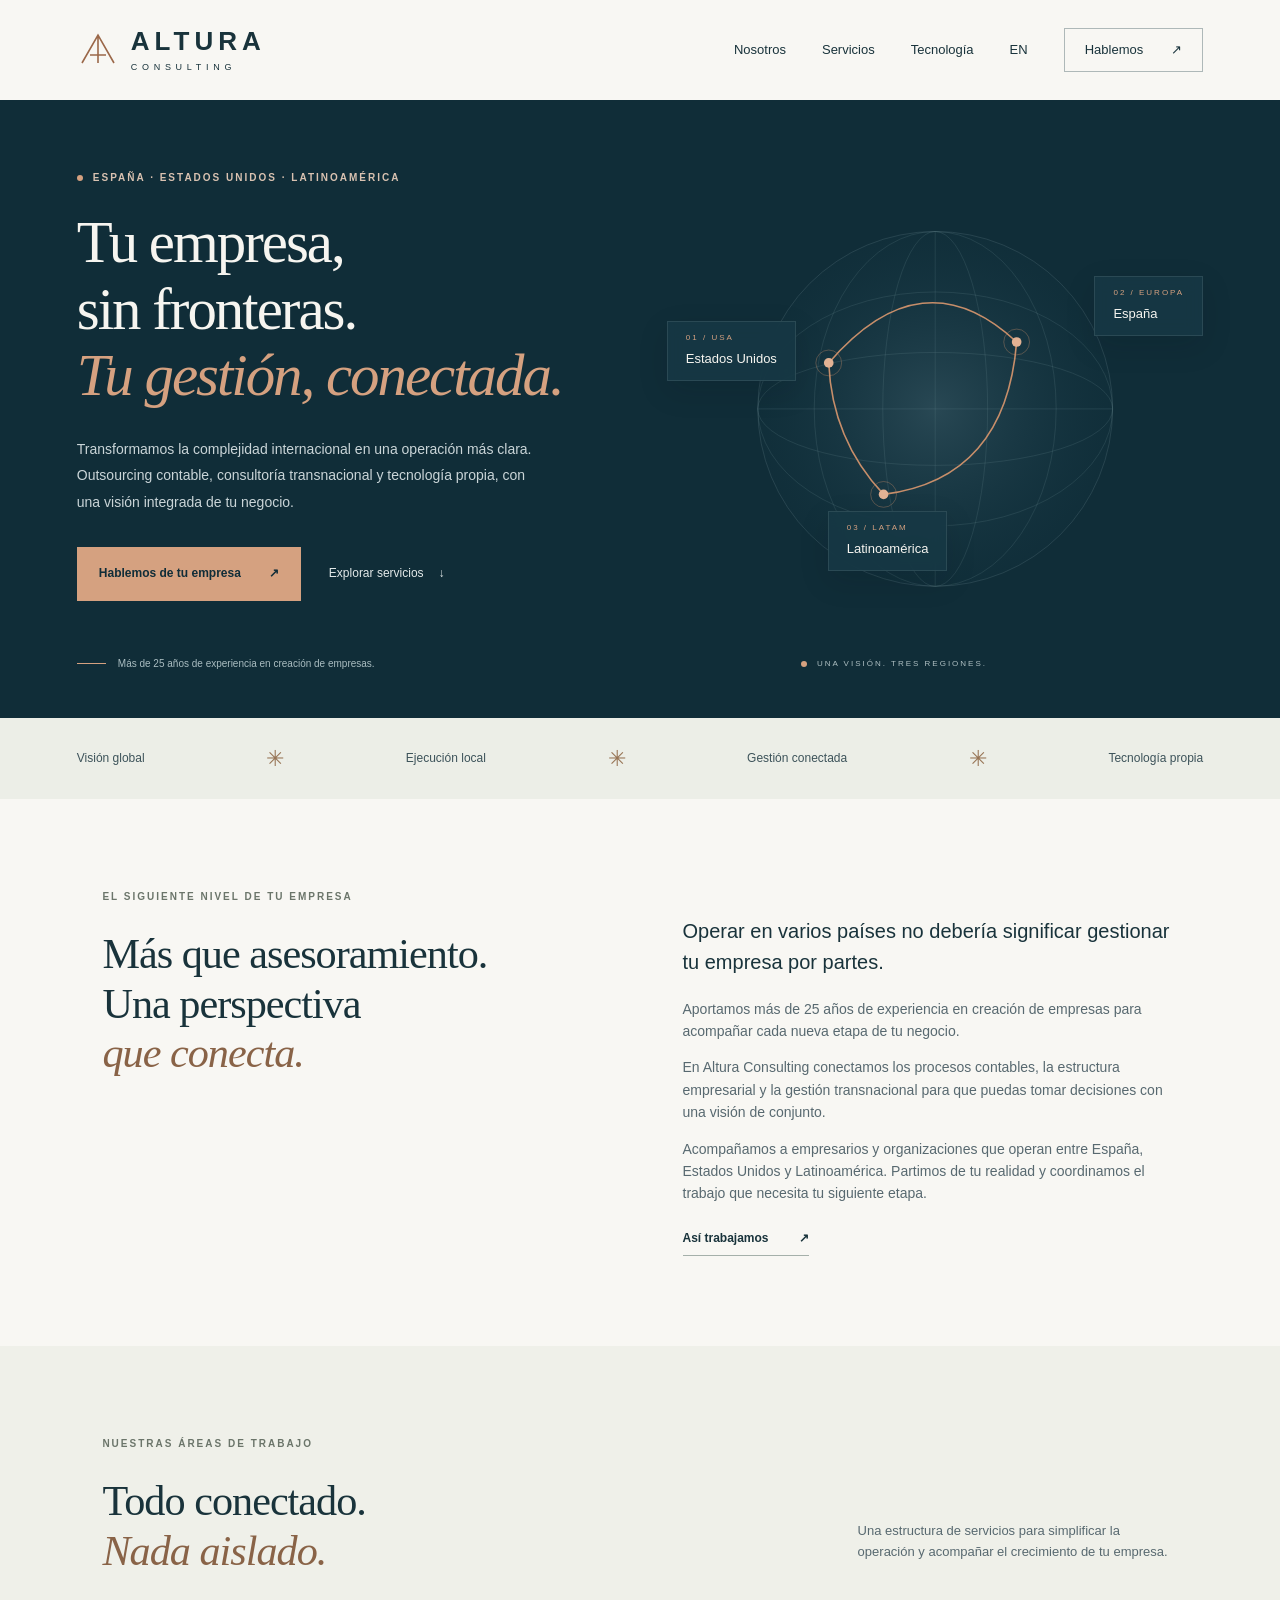
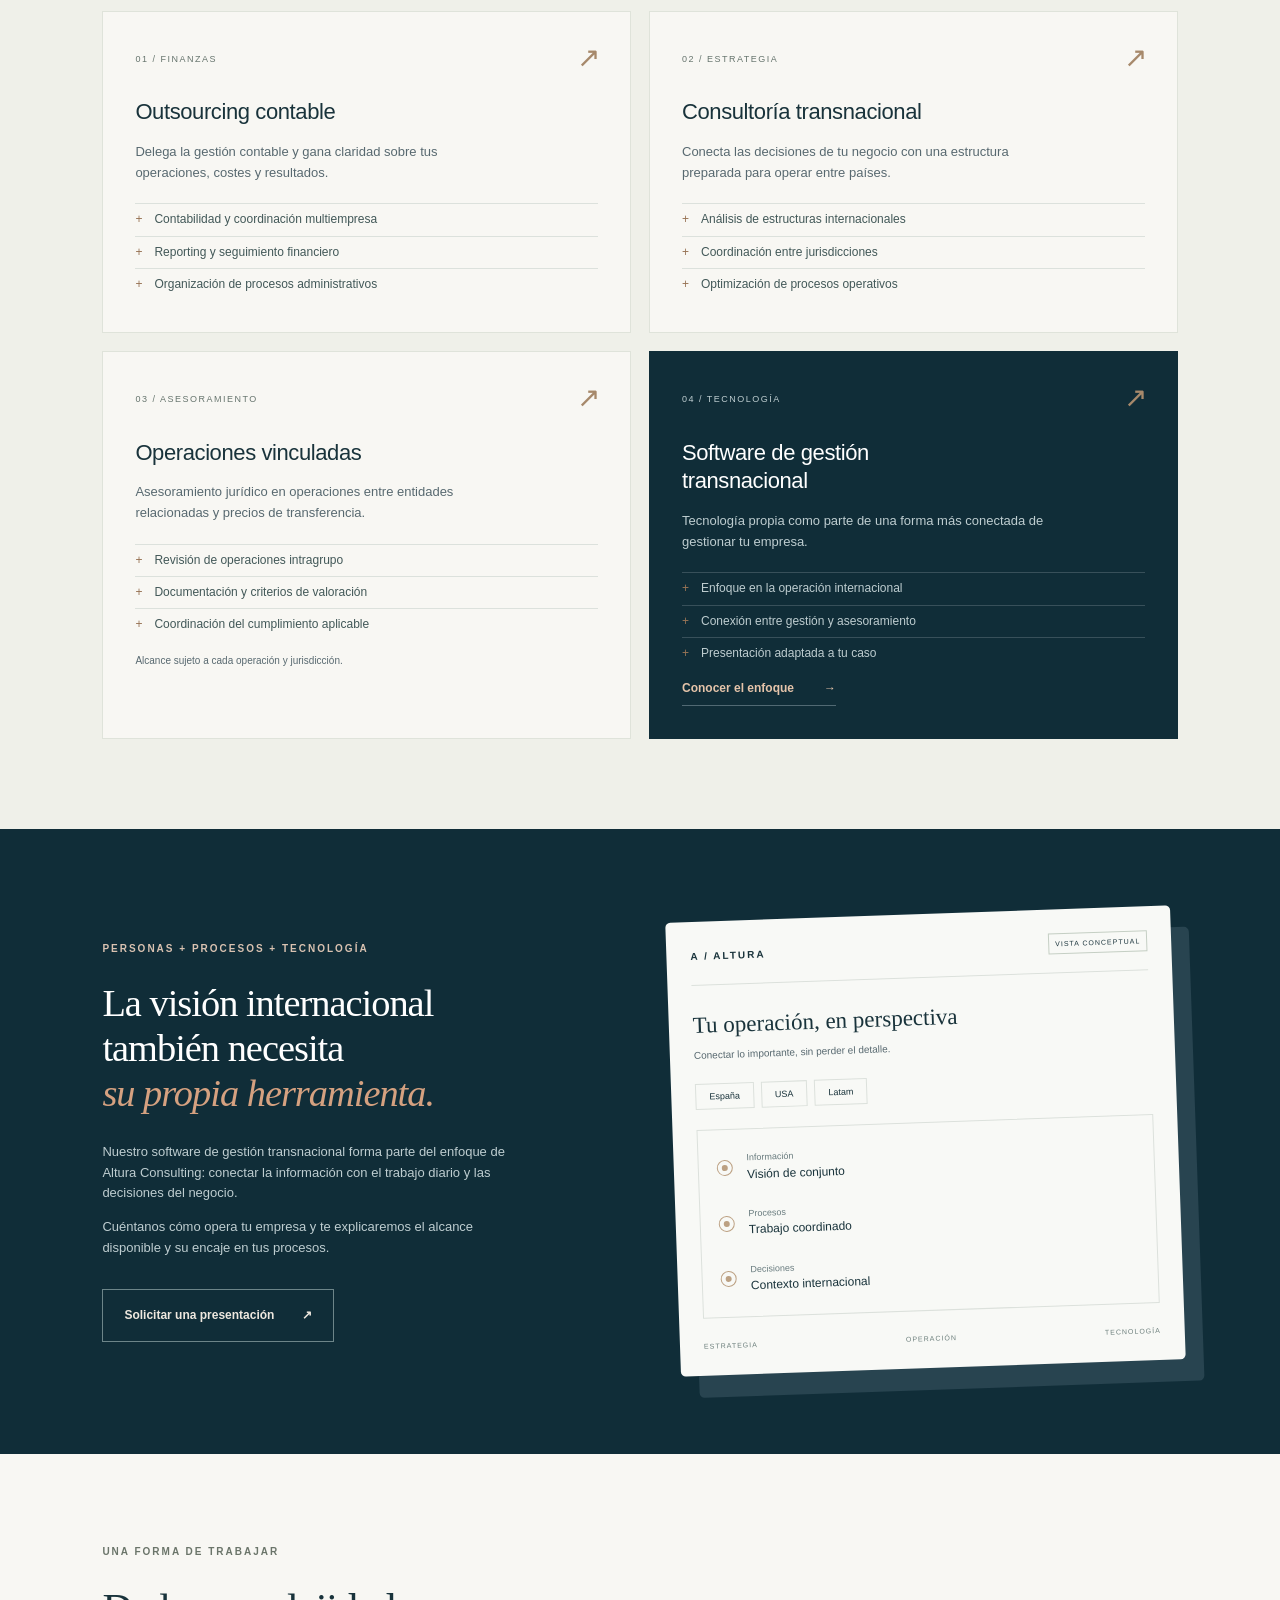
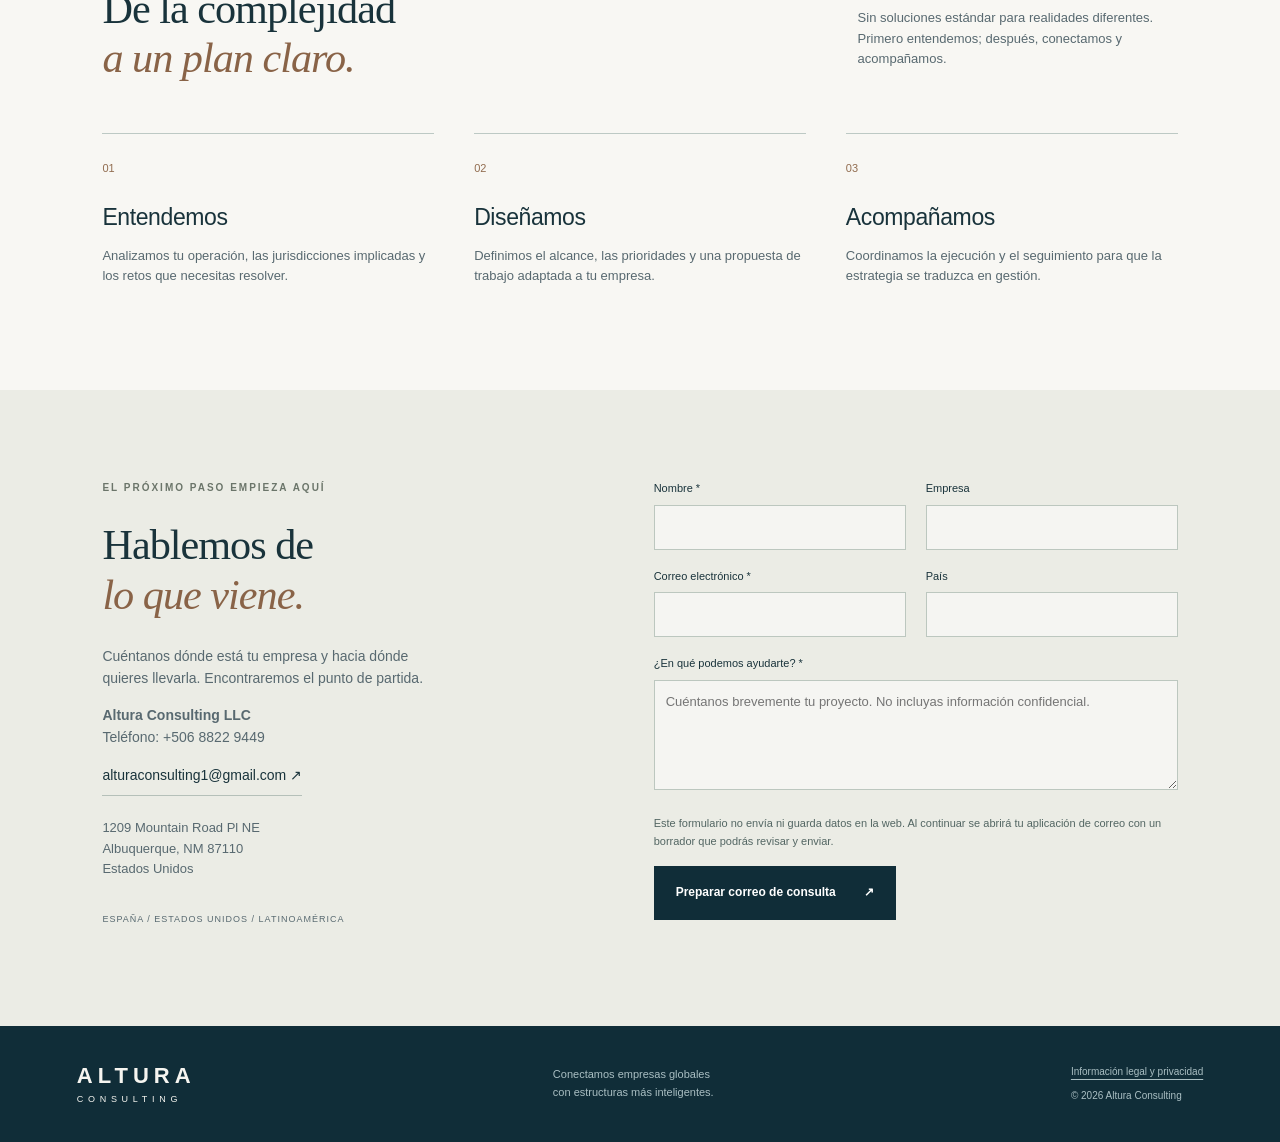
<file: index.html>
<!doctype html>
<html lang="es">
<head>
  <meta charset="utf-8">
  <meta name="viewport" content="width=device-width, initial-scale=1">
  <meta name="description" content="Altura Consulting: outsourcing contable, consultoría transnacional y asesoramiento en operaciones vinculadas entre España, Estados Unidos y Latinoamérica.">
  <meta name="theme-color" content="#102d38">
  <title>Altura Consulting · Empresas sin fronteras</title>
  <meta property="og:title" content="Altura Consulting · Empresas sin fronteras">
  <meta property="og:description" content="Contabilidad, consultoría transnacional y tecnología propia para conectar tu operación internacional.">
  <meta property="og:type" content="website">
  <link rel="canonical" href="https://alturaconsulting.us/">
  <meta property="og:url" content="https://alturaconsulting.us/">
  <link rel="alternate" hreflang="es" href="https://alturaconsulting.us/">
  <link rel="alternate" hreflang="en" href="https://alturaconsulting.us/en">
  <link rel="icon" href="favicon.svg" type="image/svg+xml">
  <link rel="stylesheet" href="styles.css">
  <script src="script.js" defer></script>
</head>
<body>
  <a class="skip-link" href="#contenido">Saltar al contenido</a>
  <header class="header">
    <a class="brand" href="#inicio" aria-label="Altura Consulting, inicio">
      <svg viewBox="0 0 42 42" aria-hidden="true"><path d="M5 34 21 6l16 28M13 26h16M21 6v28"/></svg>
      <span>ALTURA<small>CONSULTING</small></span>
    </a>
    <button class="menu-toggle" type="button" aria-controls="navigation" aria-expanded="false">Menú <span aria-hidden="true">☰</span></button>
    <nav id="navigation" aria-label="Navegación principal">
      <a href="#nosotros">Nosotros</a><a href="#servicios">Servicios</a><a href="#tecnologia">Tecnología</a>
      <a href="en.html" lang="en" hreflang="en" aria-label="View website in English">EN</a>
      <a class="nav-contact" href="#contacto">Hablemos <span aria-hidden="true">↗</span></a>
    </nav>
  </header>

  <main id="contenido">
    <section class="hero" id="inicio">
      <div class="hero-copy">
        <p class="eyebrow"><span class="dot"></span> ESPAÑA · ESTADOS UNIDOS · LATINOAMÉRICA</p>
        <h1>Tu empresa,<br>sin fronteras.<br><em>Tu gestión, conectada.</em></h1>
        <p class="hero-description">Transformamos la complejidad internacional en una operación más clara. Outsourcing contable, consultoría transnacional y tecnología propia, con una visión integrada de tu negocio.</p>
        <div class="hero-actions"><a class="button button-copper" href="#contacto">Hablemos de tu empresa <span aria-hidden="true">↗</span></a><a class="text-link" href="#servicios">Explorar servicios <span aria-hidden="true">↓</span></a></div>
        <div class="hero-footnote"><span class="mini-line"></span> Más de 25 años de experiencia en creación de empresas.</div>
      </div>
      <div class="hero-art" role="img" aria-label="Tres regiones conectadas: España, Estados Unidos y Latinoamérica">
        <svg class="globe" viewBox="0 0 600 620" aria-hidden="true">
          <defs><radialGradient id="sphere"><stop stop-color="#416370" stop-opacity=".5"/><stop offset="1" stop-color="#173d4b" stop-opacity=".1"/></radialGradient></defs>
          <circle cx="300" cy="295" r="220" fill="url(#sphere)" stroke="#75919a" stroke-opacity=".28"/>
          <g fill="none" stroke="#75919a" stroke-opacity=".23">
            <ellipse cx="300" cy="295" rx="150" ry="220"/><ellipse cx="300" cy="295" rx="65" ry="220"/>
            <ellipse cx="300" cy="295" rx="220" ry="70"/><ellipse cx="300" cy="295" rx="220" ry="145"/>
            <path d="M80 295h440M300 75v440"/>
          </g>
          <g fill="none" stroke="#c78e6a" stroke-width="2"><path d="M168 238Q284 103 401 212"/><path d="M168 238Q172 333 236 401"/><path d="M236 401Q387 382 401 212"/></g>
          <g fill="#e2b294"><circle cx="168" cy="238" r="6"/><circle cx="401" cy="212" r="6"/><circle cx="236" cy="401" r="6"/></g>
          <g fill="none" stroke="#c78e6a" stroke-opacity=".45"><circle cx="168" cy="238" r="16"/><circle cx="401" cy="212" r="16"/><circle cx="236" cy="401" r="16"/></g>
        </svg>
        <div class="region region-us"><span>01 / USA</span><strong>Estados Unidos</strong></div>
        <div class="region region-es"><span>02 / EUROPA</span><strong>España</strong></div>
        <div class="region region-la"><span>03 / LATAM</span><strong>Latinoamérica</strong></div>
        <div class="art-caption"><span class="dot"></span> UNA VISIÓN. TRES REGIONES.</div>
      </div>
    </section>

    <div class="value-strip"><span>Visión global</span><span class="strip-star" aria-hidden="true">✳</span><span>Ejecución local</span><span class="strip-star" aria-hidden="true">✳</span><span>Gestión conectada</span><span class="strip-star" aria-hidden="true">✳</span><span>Tecnología propia</span></div>

    <section class="section about" id="nosotros">
      <div><p class="eyebrow dark">EL SIGUIENTE NIVEL DE TU EMPRESA</p><h2>Más que asesoramiento.<br>Una perspectiva<br><em>que conecta.</em></h2></div>
      <div class="about-copy"><p class="lead">Operar en varios países no debería significar gestionar tu empresa por partes.</p><p>Aportamos más de 25 años de experiencia en creación de empresas para acompañar cada nueva etapa de tu negocio.</p><p>En Altura Consulting conectamos los procesos contables, la estructura empresarial y la gestión transnacional para que puedas tomar decisiones con una visión de conjunto.</p><p>Acompañamos a empresarios y organizaciones que operan entre España, Estados Unidos y Latinoamérica. Partimos de tu realidad y coordinamos el trabajo que necesita tu siguiente etapa.</p><a class="inline-link" href="#metodo">Así trabajamos <span aria-hidden="true">↗</span></a></div>
    </section>

    <section class="section services" id="servicios">
      <div class="section-heading"><div><p class="eyebrow dark">NUESTRAS ÁREAS DE TRABAJO</p><h2>Todo conectado.<br><em>Nada aislado.</em></h2></div><p>Una estructura de servicios para simplificar la operación y acompañar el crecimiento de tu empresa.</p></div>
      <div class="service-grid">
        <article class="service-card"><span class="service-number">01 / FINANZAS</span><span class="service-icon" aria-hidden="true">↗</span><h3>Outsourcing contable</h3><p>Delega la gestión contable y gana claridad sobre tus operaciones, costes y resultados.</p><ul><li>Contabilidad y coordinación multiempresa</li><li>Reporting y seguimiento financiero</li><li>Organización de procesos administrativos</li></ul></article>
        <article class="service-card"><span class="service-number">02 / ESTRATEGIA</span><span class="service-icon" aria-hidden="true">↗</span><h3>Consultoría transnacional</h3><p>Conecta las decisiones de tu negocio con una estructura preparada para operar entre países.</p><ul><li>Análisis de estructuras internacionales</li><li>Coordinación entre jurisdicciones</li><li>Optimización de procesos operativos</li></ul></article>
        <article class="service-card"><span class="service-number">03 / ASESORAMIENTO</span><span class="service-icon" aria-hidden="true">↗</span><h3>Operaciones vinculadas</h3><p>Asesoramiento jurídico en operaciones entre entidades relacionadas y precios de transferencia.</p><ul><li>Revisión de operaciones intragrupo</li><li>Documentación y criterios de valoración</li><li>Coordinación del cumplimiento aplicable</li></ul><p class="card-note">Alcance sujeto a cada operación y jurisdicción.</p></article>
        <article class="service-card service-featured"><span class="service-number">04 / TECNOLOGÍA</span><span class="service-icon" aria-hidden="true">↗</span><h3>Software de gestión<br>transnacional</h3><p>Tecnología propia como parte de una forma más conectada de gestionar tu empresa.</p><ul><li>Enfoque en la operación internacional</li><li>Conexión entre gestión y asesoramiento</li><li>Presentación adaptada a tu caso</li></ul><a href="#tecnologia" class="inline-link">Conocer el enfoque <span aria-hidden="true">→</span></a></article>
      </div>
    </section>

    <section class="technology" id="tecnologia">
      <div class="tech-copy"><p class="eyebrow">PERSONAS + PROCESOS + TECNOLOGÍA</p><h2>La visión internacional<br>también necesita<br><em>su propia herramienta.</em></h2><p>Nuestro software de gestión transnacional forma parte del enfoque de Altura Consulting: conectar la información con el trabajo diario y las decisiones del negocio.</p><p>Cuéntanos cómo opera tu empresa y te explicaremos el alcance disponible y su encaje en tus procesos.</p><a href="#contacto" class="button button-outline">Solicitar una presentación <span aria-hidden="true">↗</span></a></div>
      <div class="software-illustration" aria-label="Esquema conceptual de gestión, no una captura del software">
        <div class="mock-top"><span class="mock-brand">A / ALTURA</span><span class="mock-badge">VISTA CONCEPTUAL</span></div>
        <div class="mock-title">Tu operación, en perspectiva</div><div class="mock-subtitle">Conectar lo importante, sin perder el detalle.</div>
        <div class="mock-regions"><span>España</span><span>USA</span><span>Latam</span></div>
        <div class="mock-flow"><div><i></i><span>Información<br><strong>Visión de conjunto</strong></span></div><div><i></i><span>Procesos<br><strong>Trabajo coordinado</strong></span></div><div><i></i><span>Decisiones<br><strong>Contexto internacional</strong></span></div></div>
        <div class="mock-bottom"><span>ESTRATEGIA</span><span>OPERACIÓN</span><span>TECNOLOGÍA</span></div>
      </div>
    </section>

    <section class="section method" id="metodo">
      <div class="section-heading"><div><p class="eyebrow dark">UNA FORMA DE TRABAJAR</p><h2>De la complejidad<br><em>a un plan claro.</em></h2></div><p>Sin soluciones estándar para realidades diferentes. Primero entendemos; después, conectamos y acompañamos.</p></div>
      <div class="steps"><article><span>01</span><h3>Entendemos</h3><p>Analizamos tu operación, las jurisdicciones implicadas y los retos que necesitas resolver.</p></article><article><span>02</span><h3>Diseñamos</h3><p>Definimos el alcance, las prioridades y una propuesta de trabajo adaptada a tu empresa.</p></article><article><span>03</span><h3>Acompañamos</h3><p>Coordinamos la ejecución y el seguimiento para que la estrategia se traduzca en gestión.</p></article></div>
    </section>

    <section class="contact section" id="contacto">
      <div class="contact-copy"><p class="eyebrow dark">EL PRÓXIMO PASO EMPIEZA AQUÍ</p><h2>Hablemos de<br><em>lo que viene.</em></h2><p>Cuéntanos dónde está tu empresa y hacia dónde quieres llevarla. Encontraremos el punto de partida.</p><p><strong>Altura Consulting LLC</strong><br>Teléfono: <a href="tel:+50688229449">+506 8822 9449</a></p><a class="email-link" href="mailto:alturaconsulting1@gmail.com">alturaconsulting1@gmail.com <span aria-hidden="true">↗</span></a><address class="contact-address">1209 Mountain Road Pl NE<br>Albuquerque, NM 87110<br>Estados Unidos</address><p class="contact-regions">ESPAÑA / ESTADOS UNIDOS / LATINOAMÉRICA</p></div>
      <form id="contact-form">
        <div class="form-row"><div><label for="name">Nombre *</label><input id="name" name="name" autocomplete="name" required maxlength="100"></div><div><label for="company">Empresa</label><input id="company" name="company" autocomplete="organization" maxlength="150"></div></div>
        <div class="form-row"><div><label for="email">Correo electrónico *</label><input id="email" name="email" type="email" autocomplete="email" required maxlength="200"></div><div><label for="country">País</label><input id="country" name="country" autocomplete="country-name" maxlength="100"></div></div>
        <label for="message">¿En qué podemos ayudarte? *</label><textarea id="message" name="message" rows="4" required minlength="10" maxlength="2000" placeholder="Cuéntanos brevemente tu proyecto. No incluyas información confidencial."></textarea>
        <p class="form-note">Este formulario no envía ni guarda datos en la web. Al continuar se abrirá tu aplicación de correo con un borrador que podrás revisar y enviar.</p>
        <button class="button button-navy" type="submit">Preparar correo de consulta <span aria-hidden="true">↗</span></button>
        <p id="form-status" role="status" aria-live="polite"></p>
      </form>
    </section>
  </main>
  <footer><a class="brand brand-footer" href="#inicio"><span>ALTURA<small>CONSULTING</small></span></a><p>Conectamos empresas globales<br>con estructuras más inteligentes.</p><div class="footer-end"><a href="legal.html">Información legal y privacidad</a><span>© <span id="year">2026</span> Altura Consulting</span></div></footer>
</body>
</html>
</file>
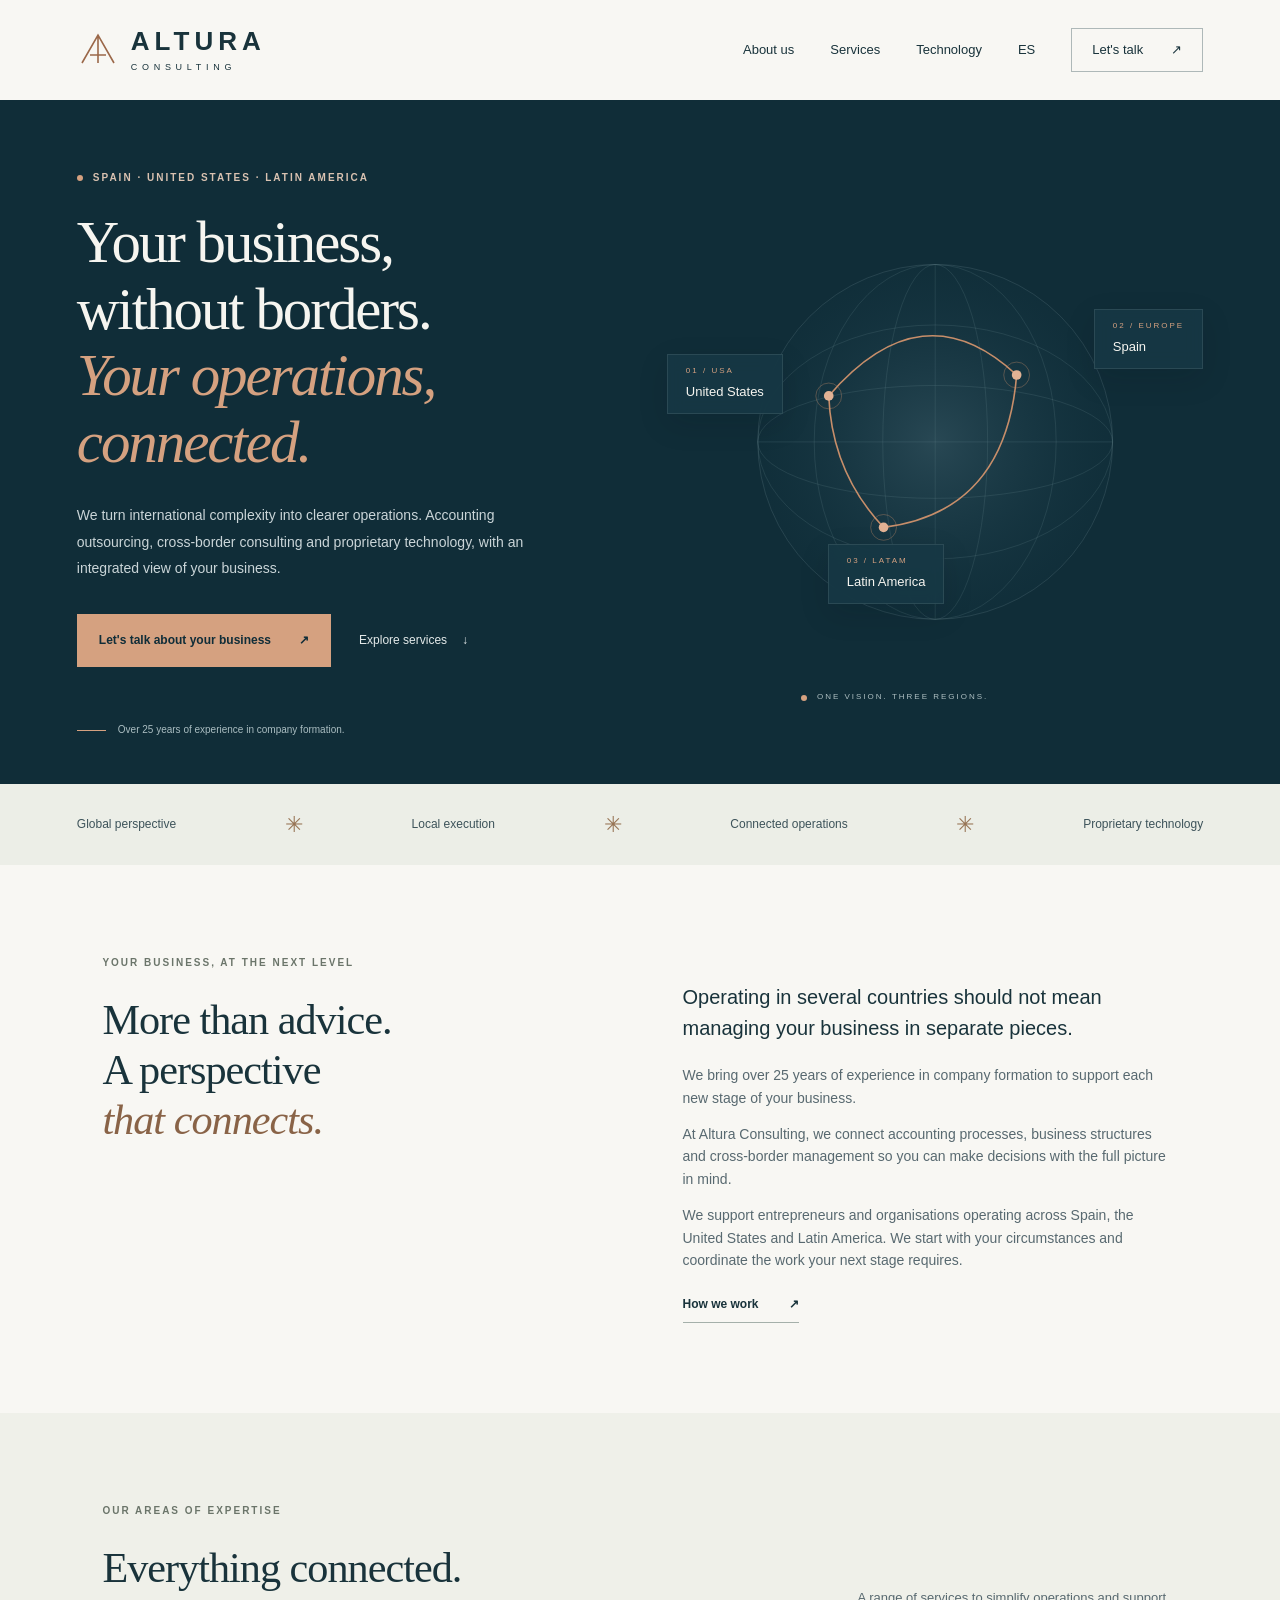
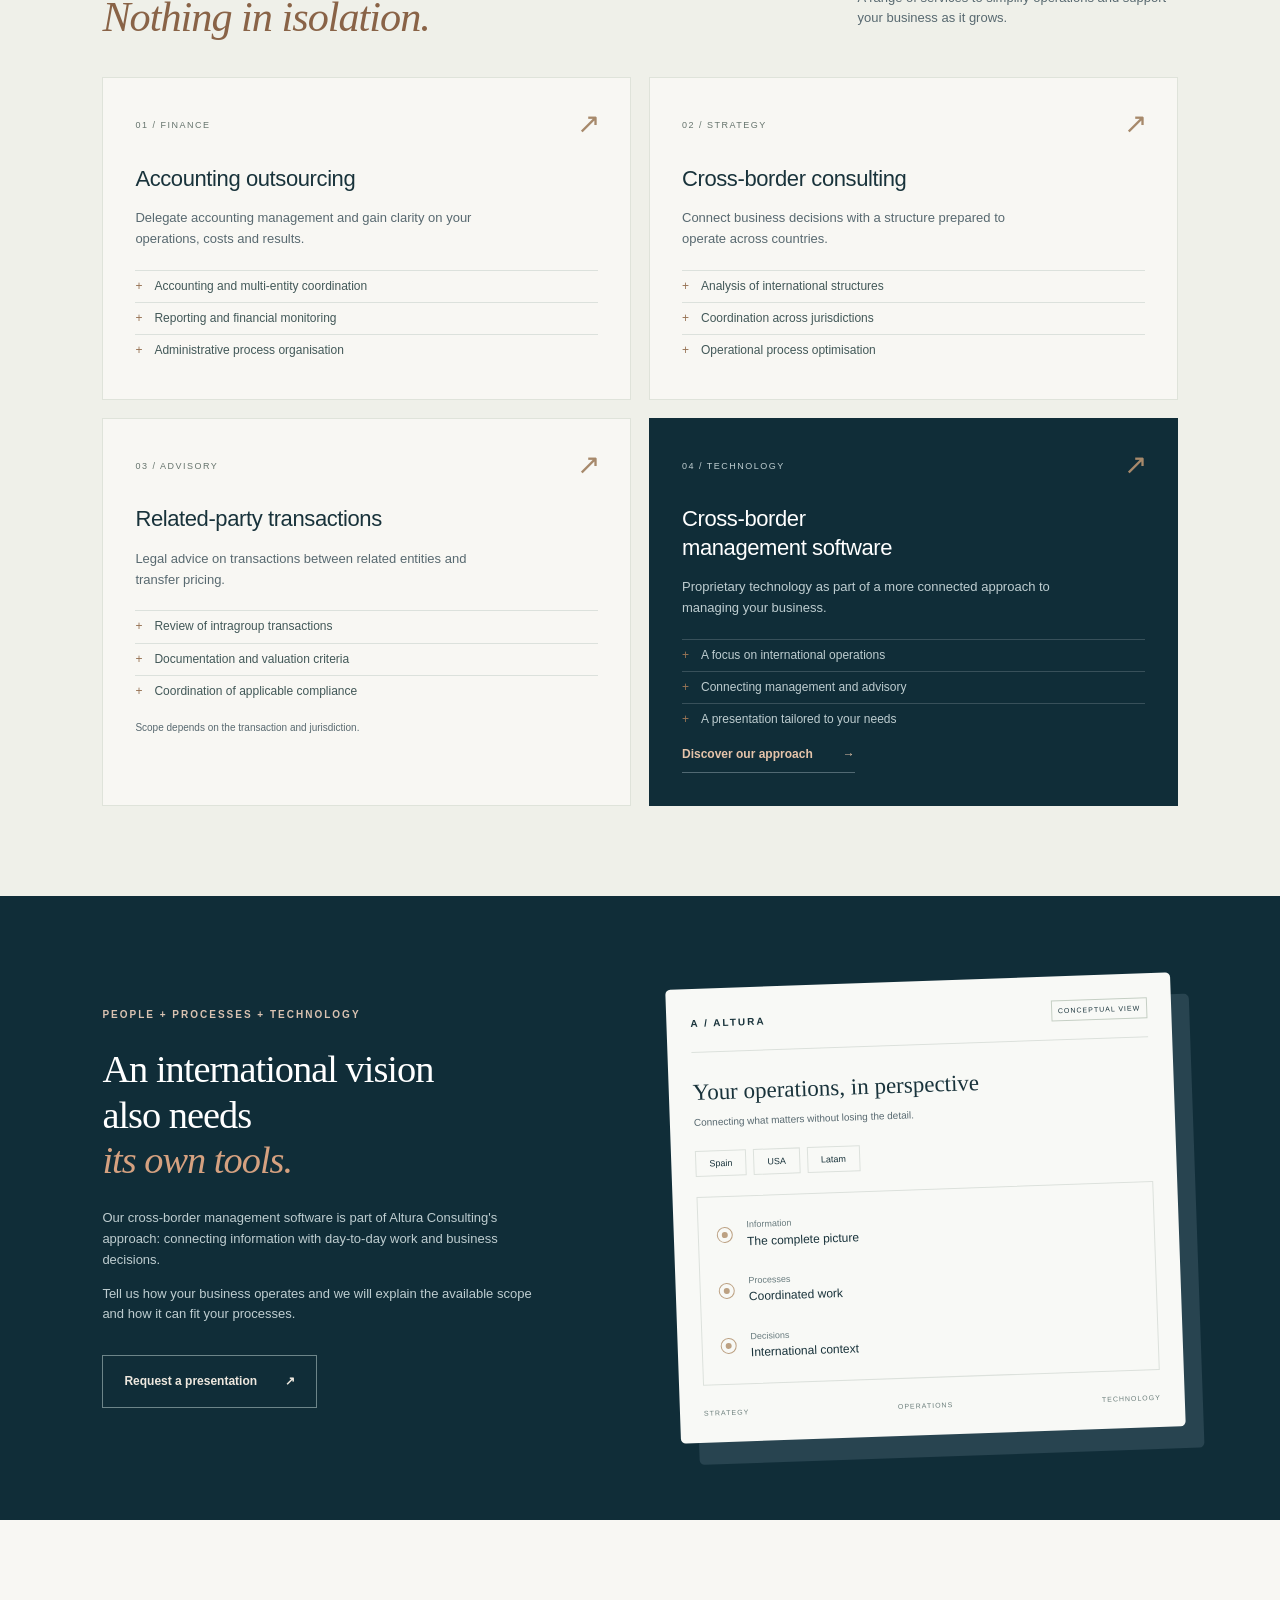
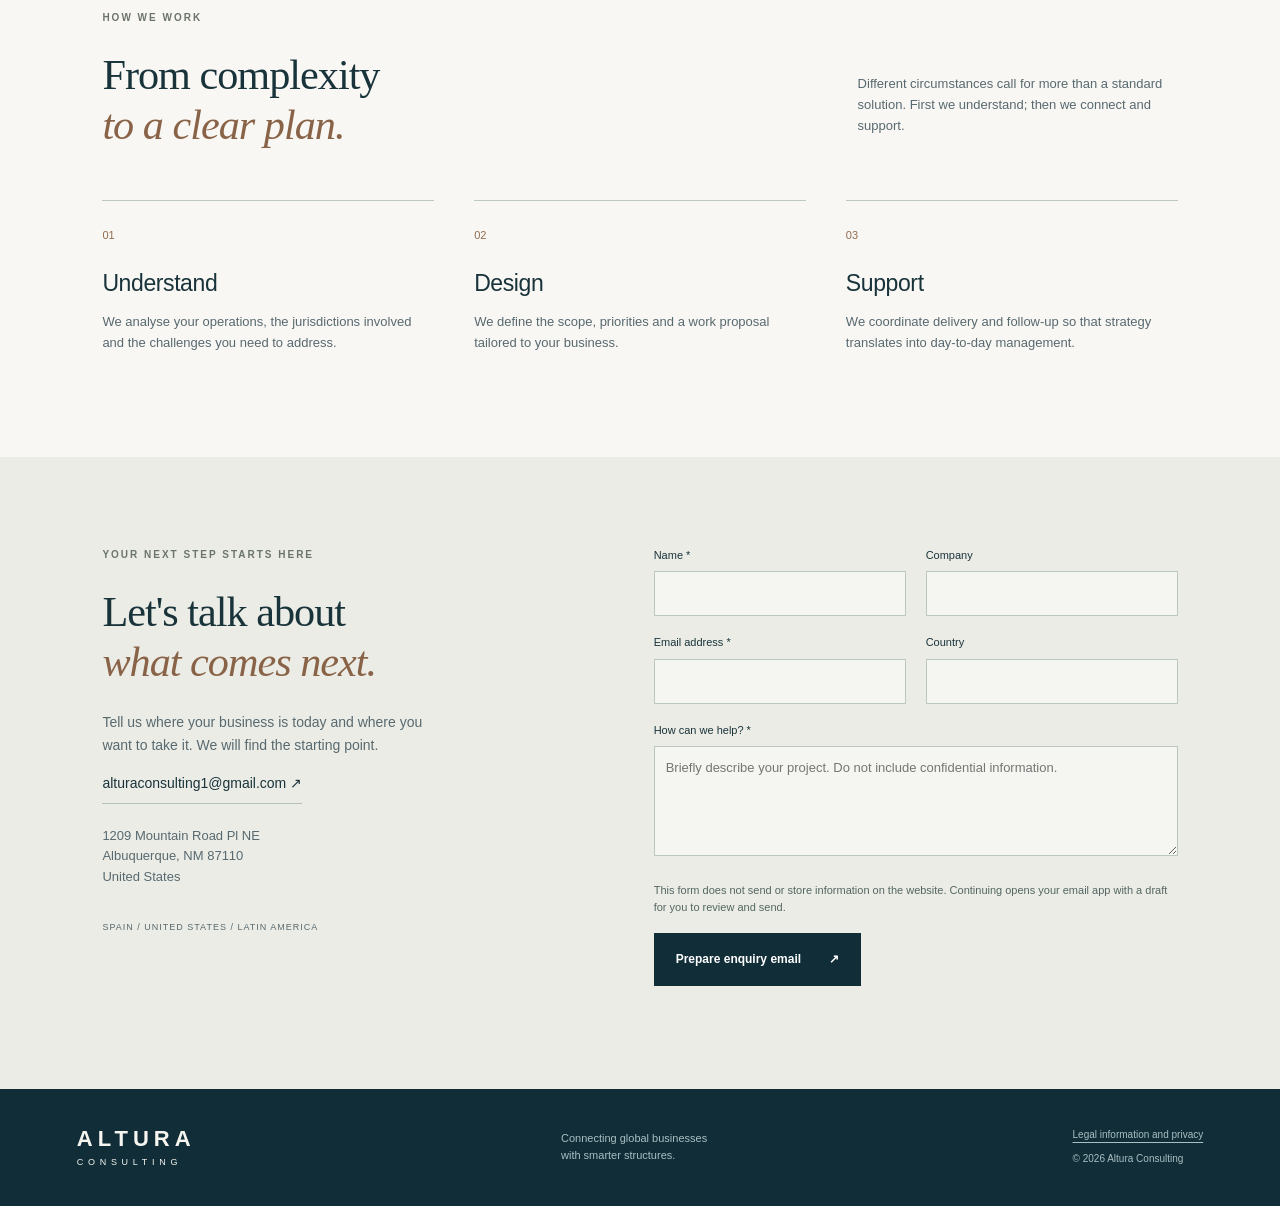
<file: en - copia.html>
<!doctype html>
<html lang="en">
<head>
  <meta charset="utf-8">
  <meta name="viewport" content="width=device-width, initial-scale=1">
  <meta name="description" content="Altura Consulting: accounting outsourcing, cross-border consulting and transfer pricing advisory across Spain, the United States and Latin America. Over 25 years of experience in company formation.">
  <meta name="theme-color" content="#102d38">
  <title>Altura Consulting · Business without borders</title>
  <meta property="og:title" content="Altura Consulting · Business without borders">
  <meta property="og:description" content="Accounting, cross-border consulting and proprietary technology to connect your international operations.">
  <meta property="og:type" content="website">
  <link rel="canonical" href="https://alturaconsulting.us/en">
  <meta property="og:url" content="https://alturaconsulting.us/en">
  <link rel="alternate" hreflang="es" href="https://alturaconsulting.us/">
  <link rel="alternate" hreflang="en" href="https://alturaconsulting.us/en">
  <link rel="icon" href="favicon.svg" type="image/svg+xml">
  <link rel="stylesheet" href="styles.css">
  <script src="script.js" defer></script>
</head>
<body>
  <a class="skip-link" href="#contenido">Skip to content</a>
  <header class="header">
    <a class="brand" href="#inicio" aria-label="Altura Consulting, home">
      <svg viewBox="0 0 42 42" aria-hidden="true"><path d="M5 34 21 6l16 28M13 26h16M21 6v28"/></svg>
      <span>ALTURA<small>CONSULTING</small></span>
    </a>
    <button class="menu-toggle" type="button" aria-controls="navigation" aria-expanded="false">Menu <span aria-hidden="true">☰</span></button>
    <nav id="navigation" aria-label="Main navigation">
      <a href="#nosotros">About us</a><a href="#servicios">Services</a><a href="#tecnologia">Technology</a>
      <a href="index.html" lang="es" hreflang="es" aria-label="Ver web en español">ES</a>
      <a class="nav-contact" href="#contacto">Let's talk <span aria-hidden="true">↗</span></a>
    </nav>
  </header>
  <main id="contenido">
    <section class="hero" id="inicio">
      <div class="hero-copy">
        <p class="eyebrow"><span class="dot"></span> SPAIN · UNITED STATES · LATIN AMERICA</p>
        <h1>Your business,<br>without borders.<br><em>Your operations, connected.</em></h1>
        <p class="hero-description">We turn international complexity into clearer operations. Accounting outsourcing, cross-border consulting and proprietary technology, with an integrated view of your business.</p>
        <div class="hero-actions"><a class="button button-copper" href="#contacto">Let's talk about your business <span aria-hidden="true">↗</span></a><a class="text-link" href="#servicios">Explore services <span aria-hidden="true">↓</span></a></div>
        <div class="hero-footnote"><span class="mini-line"></span> Over 25 years of experience in company formation.</div>
      </div>
      <div class="hero-art" role="img" aria-label="Three connected regions: Spain, the United States and Latin America">
        <svg class="globe" viewBox="0 0 600 620" aria-hidden="true">
          <defs><radialGradient id="sphere"><stop stop-color="#416370" stop-opacity=".5"/><stop offset="1" stop-color="#173d4b" stop-opacity=".1"/></radialGradient></defs>
          <circle cx="300" cy="295" r="220" fill="url(#sphere)" stroke="#75919a" stroke-opacity=".28"/>
          <g fill="none" stroke="#75919a" stroke-opacity=".23"><ellipse cx="300" cy="295" rx="150" ry="220"/><ellipse cx="300" cy="295" rx="65" ry="220"/><ellipse cx="300" cy="295" rx="220" ry="70"/><ellipse cx="300" cy="295" rx="220" ry="145"/><path d="M80 295h440M300 75v440"/></g>
          <g fill="none" stroke="#c78e6a" stroke-width="2"><path d="M168 238Q284 103 401 212"/><path d="M168 238Q172 333 236 401"/><path d="M236 401Q387 382 401 212"/></g>
          <g fill="#e2b294"><circle cx="168" cy="238" r="6"/><circle cx="401" cy="212" r="6"/><circle cx="236" cy="401" r="6"/></g>
          <g fill="none" stroke="#c78e6a" stroke-opacity=".45"><circle cx="168" cy="238" r="16"/><circle cx="401" cy="212" r="16"/><circle cx="236" cy="401" r="16"/></g>
        </svg>
        <div class="region region-us"><span>01 / USA</span><strong>United States</strong></div>
        <div class="region region-es"><span>02 / EUROPE</span><strong>Spain</strong></div>
        <div class="region region-la"><span>03 / LATAM</span><strong>Latin America</strong></div>
        <div class="art-caption"><span class="dot"></span> ONE VISION. THREE REGIONS.</div>
      </div>
    </section>
    <div class="value-strip"><span>Global perspective</span><span class="strip-star" aria-hidden="true">✳</span><span>Local execution</span><span class="strip-star" aria-hidden="true">✳</span><span>Connected operations</span><span class="strip-star" aria-hidden="true">✳</span><span>Proprietary technology</span></div>
    <section class="section about" id="nosotros">
      <div><p class="eyebrow dark">YOUR BUSINESS, AT THE NEXT LEVEL</p><h2>More than advice.<br>A perspective<br><em>that connects.</em></h2></div>
      <div class="about-copy"><p class="lead">Operating in several countries should not mean managing your business in separate pieces.</p><p>We bring over 25 years of experience in company formation to support each new stage of your business.</p><p>At Altura Consulting, we connect accounting processes, business structures and cross-border management so you can make decisions with the full picture in mind.</p><p>We support entrepreneurs and organisations operating across Spain, the United States and Latin America. We start with your circumstances and coordinate the work your next stage requires.</p><a class="inline-link" href="#metodo">How we work <span aria-hidden="true">↗</span></a></div>
    </section>
    <section class="section services" id="servicios">
      <div class="section-heading"><div><p class="eyebrow dark">OUR AREAS OF EXPERTISE</p><h2>Everything connected.<br><em>Nothing in isolation.</em></h2></div><p>A range of services to simplify operations and support your business as it grows.</p></div>
      <div class="service-grid">
        <article class="service-card"><span class="service-number">01 / FINANCE</span><span class="service-icon" aria-hidden="true">↗</span><h3>Accounting outsourcing</h3><p>Delegate accounting management and gain clarity on your operations, costs and results.</p><ul><li>Accounting and multi-entity coordination</li><li>Reporting and financial monitoring</li><li>Administrative process organisation</li></ul></article>
        <article class="service-card"><span class="service-number">02 / STRATEGY</span><span class="service-icon" aria-hidden="true">↗</span><h3>Cross-border consulting</h3><p>Connect business decisions with a structure prepared to operate across countries.</p><ul><li>Analysis of international structures</li><li>Coordination across jurisdictions</li><li>Operational process optimisation</li></ul></article>
        <article class="service-card"><span class="service-number">03 / ADVISORY</span><span class="service-icon" aria-hidden="true">↗</span><h3>Related-party transactions</h3><p>Legal advice on transactions between related entities and transfer pricing.</p><ul><li>Review of intragroup transactions</li><li>Documentation and valuation criteria</li><li>Coordination of applicable compliance</li></ul><p class="card-note">Scope depends on the transaction and jurisdiction.</p></article>
        <article class="service-card service-featured"><span class="service-number">04 / TECHNOLOGY</span><span class="service-icon" aria-hidden="true">↗</span><h3>Cross-border<br>management software</h3><p>Proprietary technology as part of a more connected approach to managing your business.</p><ul><li>A focus on international operations</li><li>Connecting management and advisory</li><li>A presentation tailored to your needs</li></ul><a href="#tecnologia" class="inline-link">Discover our approach <span aria-hidden="true">→</span></a></article>
      </div>
    </section>
    <section class="technology" id="tecnologia">
      <div class="tech-copy"><p class="eyebrow">PEOPLE + PROCESSES + TECHNOLOGY</p><h2>An international vision<br>also needs<br><em>its own tools.</em></h2><p>Our cross-border management software is part of Altura Consulting's approach: connecting information with day-to-day work and business decisions.</p><p>Tell us how your business operates and we will explain the available scope and how it can fit your processes.</p><a href="#contacto" class="button button-outline">Request a presentation <span aria-hidden="true">↗</span></a></div>
      <div class="software-illustration" aria-label="Conceptual management diagram, not a software screenshot">
        <div class="mock-top"><span class="mock-brand">A / ALTURA</span><span class="mock-badge">CONCEPTUAL VIEW</span></div>
        <div class="mock-title">Your operations, in perspective</div><div class="mock-subtitle">Connecting what matters without losing the detail.</div>
        <div class="mock-regions"><span>Spain</span><span>USA</span><span>Latam</span></div>
        <div class="mock-flow"><div><i></i><span>Information<br><strong>The complete picture</strong></span></div><div><i></i><span>Processes<br><strong>Coordinated work</strong></span></div><div><i></i><span>Decisions<br><strong>International context</strong></span></div></div>
        <div class="mock-bottom"><span>STRATEGY</span><span>OPERATIONS</span><span>TECHNOLOGY</span></div>
      </div>
    </section>
    <section class="section method" id="metodo">
      <div class="section-heading"><div><p class="eyebrow dark">HOW WE WORK</p><h2>From complexity<br><em>to a clear plan.</em></h2></div><p>Different circumstances call for more than a standard solution. First we understand; then we connect and support.</p></div>
      <div class="steps"><article><span>01</span><h3>Understand</h3><p>We analyse your operations, the jurisdictions involved and the challenges you need to address.</p></article><article><span>02</span><h3>Design</h3><p>We define the scope, priorities and a work proposal tailored to your business.</p></article><article><span>03</span><h3>Support</h3><p>We coordinate delivery and follow-up so that strategy translates into day-to-day management.</p></article></div>
    </section>
    <section class="contact section" id="contacto">
      <div class="contact-copy"><p class="eyebrow dark">YOUR NEXT STEP STARTS HERE</p><h2>Let's talk about<br><em>what comes next.</em></h2><p>Tell us where your business is today and where you want to take it. We will find the starting point.</p><a class="email-link" href="mailto:alturaconsulting1@gmail.com">alturaconsulting1@gmail.com <span aria-hidden="true">↗</span></a><address class="contact-address">1209 Mountain Road Pl NE<br>Albuquerque, NM 87110<br>United States</address><p class="contact-regions">SPAIN / UNITED STATES / LATIN AMERICA</p></div>
      <form id="contact-form">
        <div class="form-row"><div><label for="name">Name *</label><input id="name" name="name" autocomplete="name" required maxlength="100"></div><div><label for="company">Company</label><input id="company" name="company" autocomplete="organization" maxlength="150"></div></div>
        <div class="form-row"><div><label for="email">Email address *</label><input id="email" name="email" type="email" autocomplete="email" required maxlength="200"></div><div><label for="country">Country</label><input id="country" name="country" autocomplete="country-name" maxlength="100"></div></div>
        <label for="message">How can we help? *</label><textarea id="message" name="message" rows="4" required minlength="10" maxlength="2000" placeholder="Briefly describe your project. Do not include confidential information."></textarea>
        <p class="form-note">This form does not send or store information on the website. Continuing opens your email app with a draft for you to review and send.</p>
        <button class="button button-navy" type="submit">Prepare enquiry email <span aria-hidden="true">↗</span></button>
        <p id="form-status" role="status" aria-live="polite"></p>
      </form>
    </section>
  </main>
  <footer><a class="brand brand-footer" href="#inicio"><span>ALTURA<small>CONSULTING</small></span></a><p>Connecting global businesses<br>with smarter structures.</p><div class="footer-end"><a href="legal-en.html">Legal information and privacy</a><span>© <span id="year">2026</span> Altura Consulting</span></div></footer>
</body>
</html>
</file>
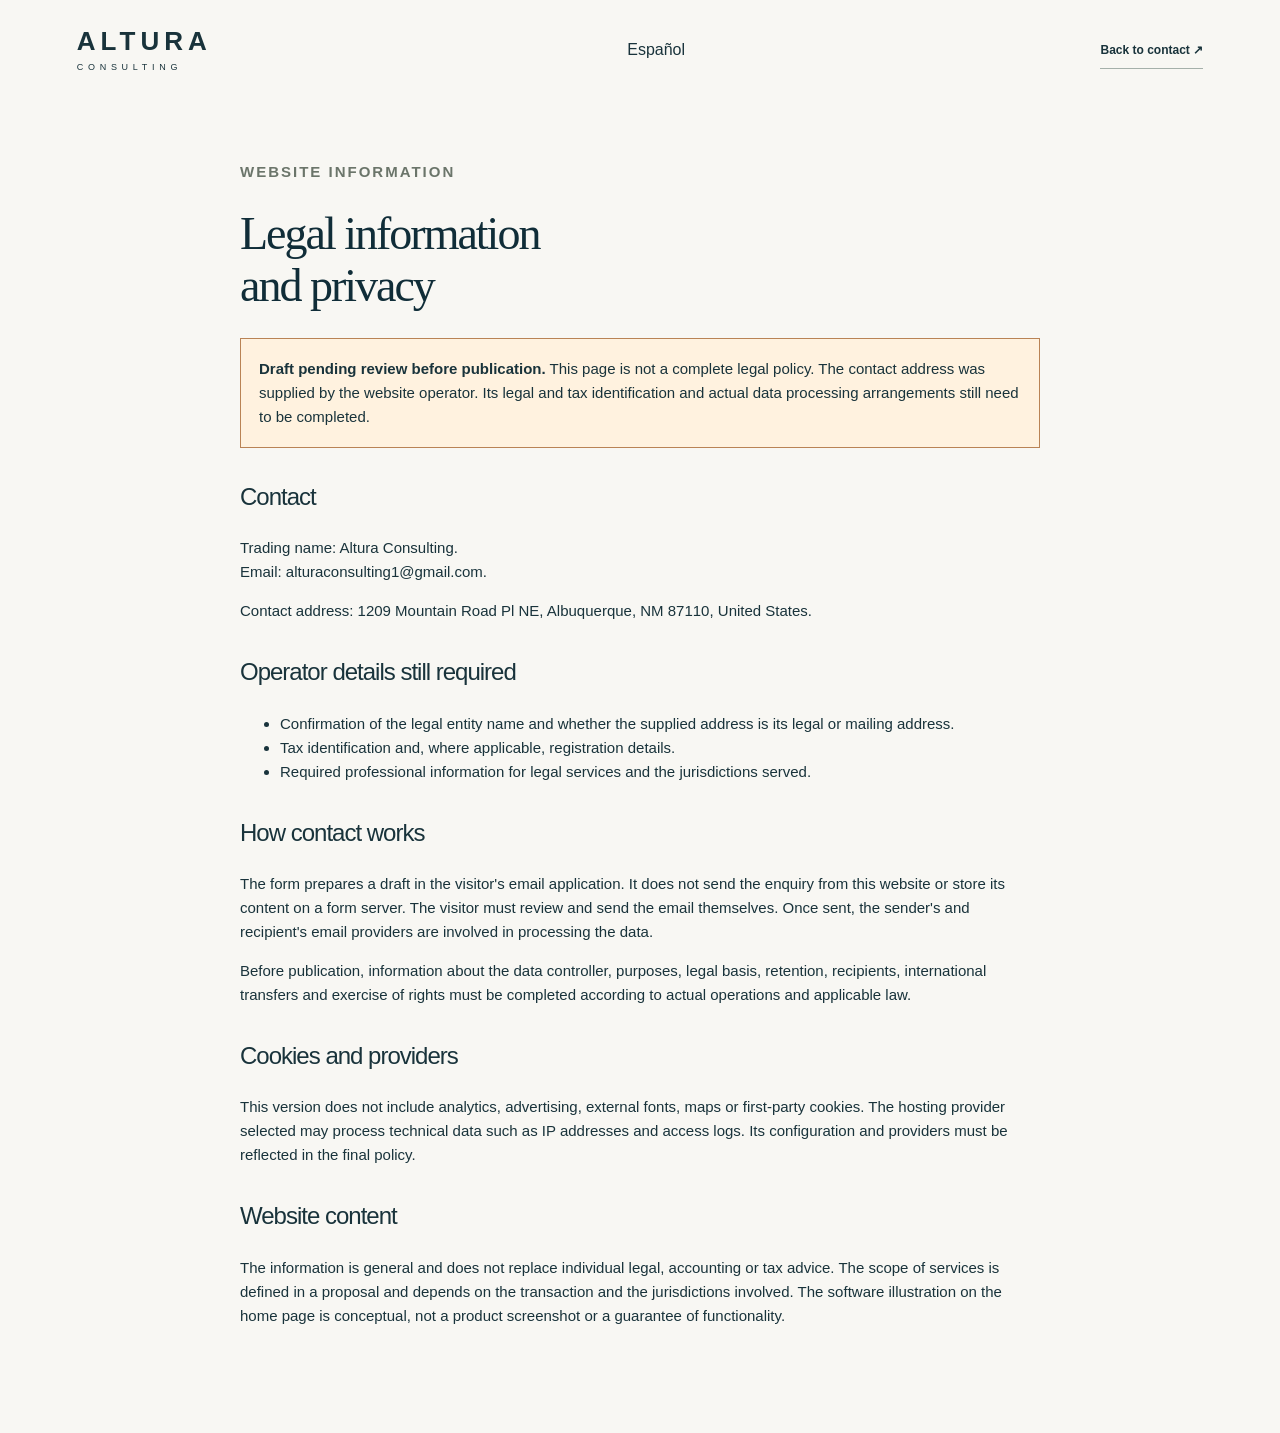
<file: legal-en.html>
<!doctype html>
<html lang="en">
<head>
  <meta charset="utf-8">
  <meta name="viewport" content="width=device-width, initial-scale=1">
  <meta name="robots" content="noindex">
  <title>Legal information and privacy · Altura Consulting</title>
  <link rel="alternate" hreflang="es" href="legal.html">
  <link rel="alternate" hreflang="en" href="legal-en.html">
  <link rel="icon" href="favicon.svg" type="image/svg+xml">
  <link rel="stylesheet" href="styles.css">
</head>
<body>
  <header class="header"><a class="brand" href="en.html"><span>ALTURA<small>CONSULTING</small></span></a><a href="legal.html" lang="es" hreflang="es">Español</a><a class="inline-link" href="en.html#contacto">Back to contact ↗</a></header>
  <main class="legal-main">
    <p class="eyebrow dark">WEBSITE INFORMATION</p>
    <h1>Legal information<br>and privacy</h1>
    <p class="legal-warning"><strong>Draft pending review before publication.</strong> This page is not a complete legal policy. The contact address was supplied by the website operator. Its legal and tax identification and actual data processing arrangements still need to be completed.</p>
    <h2>Contact</h2>
    <p>Trading name: Altura Consulting.<br>Email: <a href="mailto:alturaconsulting1@gmail.com">alturaconsulting1@gmail.com</a>.</p>
    <p>Contact address: 1209 Mountain Road Pl NE, Albuquerque, NM 87110, United States.</p>
    <h2>Operator details still required</h2>
    <ul><li>Confirmation of the legal entity name and whether the supplied address is its legal or mailing address.</li><li>Tax identification and, where applicable, registration details.</li><li>Required professional information for legal services and the jurisdictions served.</li></ul>
    <h2>How contact works</h2>
    <p>The form prepares a draft in the visitor's email application. It does not send the enquiry from this website or store its content on a form server. The visitor must review and send the email themselves. Once sent, the sender's and recipient's email providers are involved in processing the data.</p>
    <p>Before publication, information about the data controller, purposes, legal basis, retention, recipients, international transfers and exercise of rights must be completed according to actual operations and applicable law.</p>
    <h2>Cookies and providers</h2>
    <p>This version does not include analytics, advertising, external fonts, maps or first-party cookies. The hosting provider selected may process technical data such as IP addresses and access logs. Its configuration and providers must be reflected in the final policy.</p>
    <h2>Website content</h2>
    <p>The information is general and does not replace individual legal, accounting or tax advice. The scope of services is defined in a proposal and depends on the transaction and the jurisdictions involved. The software illustration on the home page is conceptual, not a product screenshot or a guarantee of functionality.</p>
  </main>
</body>
</html>
</file>
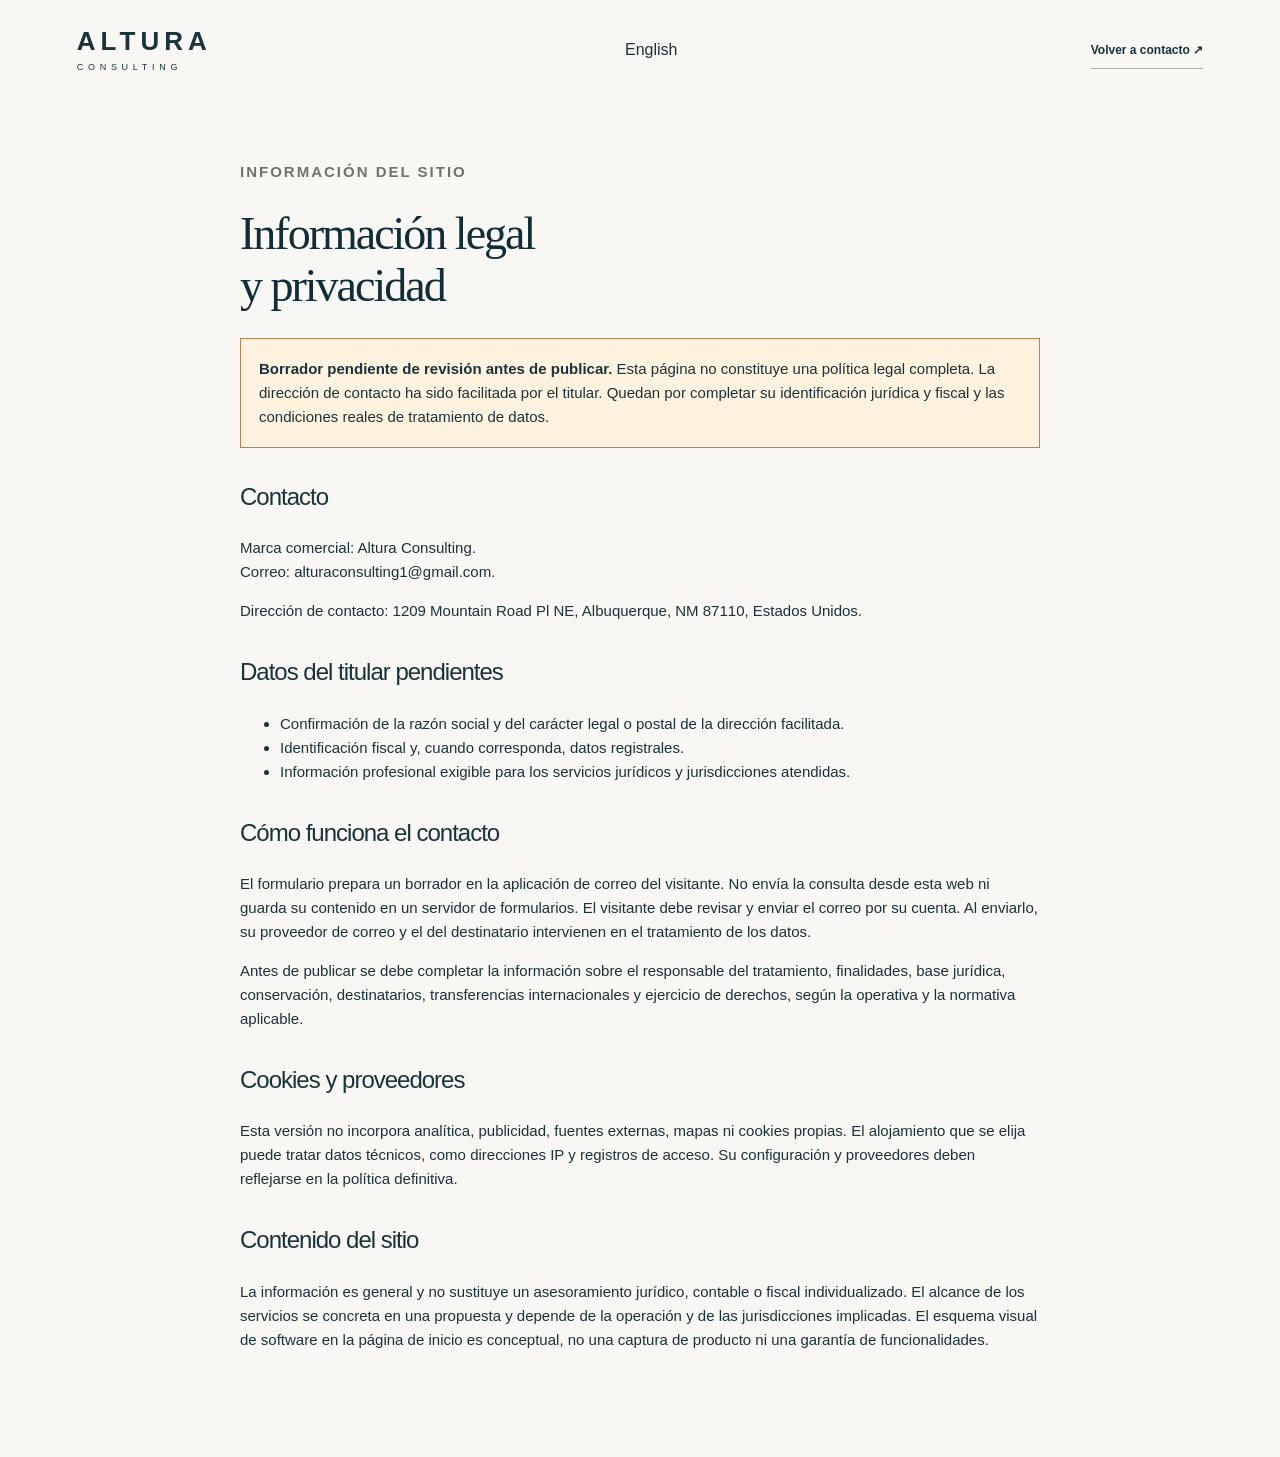
<file: legal.html>
<!doctype html>
<html lang="es">
<head>
  <meta charset="utf-8">
  <meta name="viewport" content="width=device-width, initial-scale=1">
  <meta name="robots" content="noindex">
  <title>Información legal y privacidad · Altura Consulting</title>
  <link rel="alternate" hreflang="es" href="legal.html">
  <link rel="alternate" hreflang="en" href="legal-en.html">
  <link rel="icon" href="favicon.svg" type="image/svg+xml">
  <link rel="stylesheet" href="styles.css">
</head>
<body>
  <header class="header"><a class="brand" href="index.html"><span>ALTURA<small>CONSULTING</small></span></a><a href="legal-en.html" lang="en" hreflang="en">English</a><a class="inline-link" href="index.html#contacto">Volver a contacto ↗</a></header>
  <main class="legal-main">
    <p class="eyebrow dark">INFORMACIÓN DEL SITIO</p>
    <h1>Información legal<br>y privacidad</h1>
    <p class="legal-warning"><strong>Borrador pendiente de revisión antes de publicar.</strong> Esta página no constituye una política legal completa. La dirección de contacto ha sido facilitada por el titular. Quedan por completar su identificación jurídica y fiscal y las condiciones reales de tratamiento de datos.</p>
    <h2>Contacto</h2>
    <p>Marca comercial: Altura Consulting.<br>Correo: <a href="mailto:alturaconsulting1@gmail.com">alturaconsulting1@gmail.com</a>.</p>
    <p>Dirección de contacto: 1209 Mountain Road Pl NE, Albuquerque, NM 87110, Estados Unidos.</p>
    <h2>Datos del titular pendientes</h2>
    <ul><li>Confirmación de la razón social y del carácter legal o postal de la dirección facilitada.</li><li>Identificación fiscal y, cuando corresponda, datos registrales.</li><li>Información profesional exigible para los servicios jurídicos y jurisdicciones atendidas.</li></ul>
    <h2>Cómo funciona el contacto</h2>
    <p>El formulario prepara un borrador en la aplicación de correo del visitante. No envía la consulta desde esta web ni guarda su contenido en un servidor de formularios. El visitante debe revisar y enviar el correo por su cuenta. Al enviarlo, su proveedor de correo y el del destinatario intervienen en el tratamiento de los datos.</p>
    <p>Antes de publicar se debe completar la información sobre el responsable del tratamiento, finalidades, base jurídica, conservación, destinatarios, transferencias internacionales y ejercicio de derechos, según la operativa y la normativa aplicable.</p>
    <h2>Cookies y proveedores</h2>
    <p>Esta versión no incorpora analítica, publicidad, fuentes externas, mapas ni cookies propias. El alojamiento que se elija puede tratar datos técnicos, como direcciones IP y registros de acceso. Su configuración y proveedores deben reflejarse en la política definitiva.</p>
    <h2>Contenido del sitio</h2>
    <p>La información es general y no sustituye un asesoramiento jurídico, contable o fiscal individualizado. El alcance de los servicios se concreta en una propuesta y depende de la operación y de las jurisdicciones implicadas. El esquema visual de software en la página de inicio es conceptual, no una captura de producto ni una garantía de funcionalidades.</p>
  </main>
</body>
</html>
</file>
<file: styles.css>
:root{--navy:#102d38;--navy-light:#1c404d;--copper:#d5a180;--paper:#f8f7f3;--ink:#19333b;--muted:#586970;--line:#dce1dc}
*{box-sizing:border-box}
html{scroll-behavior:smooth;scroll-padding-top:95px}
body{margin:0;background:var(--paper);color:var(--ink);font-family:Arial,Helvetica,sans-serif;line-height:1.6}
a{color:inherit;text-decoration:none}
button,input,textarea{font:inherit}
button,a,input,textarea{-webkit-tap-highlight-color:transparent}
:focus-visible{outline:3px solid #aa5d30;outline-offset:5px}
.skip-link{position:fixed;top:-100px;left:15px;padding:12px;background:white;z-index:20}
.skip-link:focus{top:12px}
.header{min-height:100px;padding:22px 6%;display:flex;align-items:center;justify-content:space-between;background:var(--paper);position:relative;z-index:5}
.brand{display:flex;align-items:center;gap:12px;line-height:1.05;font-size:26px;letter-spacing:5px;font-weight:600}
.brand svg{width:42px;height:42px;fill:none;stroke:#9b6849;stroke-width:1.6}
.brand small{display:block;font-size:9px;letter-spacing:4.7px;margin-top:8px;font-weight:400}
nav{display:flex;align-items:center;gap:36px;font-size:13px}
nav>a:not(.nav-contact):hover{color:#8e5230}
.nav-contact{border:1px solid #aeb8b8;padding:11px 20px;display:flex;gap:28px}
.menu-toggle{display:none}
.hero{background:var(--navy);color:#f6f5f0;display:grid;grid-template-columns:1.1fr 1fr;padding:70px 6% 46px;overflow:hidden}
.hero-copy{position:relative;z-index:1}
.eyebrow{font-size:10px;letter-spacing:2px;font-weight:600;display:flex;align-items:center;gap:10px;color:#d9c2b1;margin:0 0 24px}
.dot{width:6px;height:6px;display:inline-block;background:var(--copper);border-radius:50%;flex:none}
h1,h2,h3,p{margin-top:0}
h1{font-family:Georgia,'Times New Roman',serif;font-size:clamp(44px,4.6vw,73px);line-height:1.13;font-weight:400;letter-spacing:-2px;margin-bottom:26px}
em{font-family:Georgia,'Times New Roman',serif;font-weight:400}
h1 em{color:var(--copper)}
.hero-description{font-size:14px;max-width:470px;line-height:1.9;color:#cad5d8}
.hero-actions{display:flex;align-items:center;gap:28px;margin-top:32px;flex-wrap:wrap}
.button{display:inline-flex;align-items:center;justify-content:space-between;gap:28px;font-size:12px;font-weight:600;padding:16px 21px;border:1px solid transparent;cursor:pointer;transition:background .18s,transform .18s}
.button:hover{transform:translateY(-2px)}
.button-copper{background:var(--copper);color:#102d38}
.button-copper:hover{background:#e8bc9e}
.text-link{font-size:12px;color:#e3e9e9;display:flex;gap:15px}
.hero-footnote{display:flex;gap:12px;align-items:center;color:#aabdc1;font-size:10px;margin-top:55px}
.mini-line{width:29px;height:1px;background:var(--copper)}
.hero-art{position:relative;min-height:500px;align-self:center}
.globe{position:absolute;inset:0;width:100%;height:100%}
.region{position:absolute;backdrop-filter:blur(8px);background:#173945db;border:1px solid #6d858740;padding:10px 18px;box-shadow:0 10px 30px #00101720}
.region span{display:block;color:var(--copper);font-size:8px;letter-spacing:2px}
.region strong{font-size:13px;font-weight:400}
.region-us{top:30%;left:0}
.region-es{top:21%;right:0}
.region-la{top:68%;left:30%}
.art-caption{position:absolute;bottom:0;left:25%;display:flex;gap:10px;align-items:center;font-size:8px;letter-spacing:2px;color:#aebfc2}
.value-strip{padding:23px 6%;display:flex;align-items:center;justify-content:space-between;gap:15px;background:#eceee7;font-size:12px;color:#3d535a}
.strip-star{color:#977455;font-size:22px}
.section{padding:90px 8%}
.about{display:grid;grid-template-columns:1fr 1fr;gap:85px}
.dark{color:#6b756a}
h2{font-family:Georgia,'Times New Roman',serif;font-size:clamp(34px,3.3vw,49px);line-height:1.18;font-weight:400;letter-spacing:-1px;margin-bottom:25px}
h2 em{color:#896347}
.about-copy{padding-top:27px;color:var(--muted);font-size:14px}
.about-copy .lead{font-size:20px;line-height:1.55;color:var(--ink)}
.inline-link{font-size:12px;font-weight:600;display:inline-flex;gap:30px;border-bottom:1px solid #a5b0aa;padding-bottom:7px;margin-top:10px;color:var(--ink)}
.services{background:#eff0e9}
.section-heading{display:flex;align-items:flex-end;justify-content:space-between;gap:60px;margin-bottom:35px}
.section-heading h2{margin-bottom:0}
.section-heading>p{max-width:320px;font-size:13px;color:var(--muted)}
.service-grid{display:grid;grid-template-columns:repeat(2,1fr);gap:18px}
.service-card{position:relative;padding:32px;background:var(--paper);border:1px solid #dfe3da}
.service-number{font-size:9px;color:#66746d;letter-spacing:1.5px}
.service-icon{position:absolute;right:30px;top:24px;font-size:28px;color:#a7896b}
h3{font-size:22px;letter-spacing:-.4px;font-weight:500;line-height:1.3}
.service-card h3{margin:29px 0 15px}
.service-card p{max-width:370px;font-size:13px;color:var(--muted)}
.service-card ul{list-style:none;padding:0;margin:20px 0 0;font-size:12px;color:#425858}
.service-card li{padding:6px 0;border-top:1px solid var(--line)}
.service-card li:before{content:"+";margin-right:12px;color:#987456}
.service-featured{background:var(--navy);color:white;border-color:var(--navy)}
.service-featured .service-number,.service-featured p,.service-featured ul{color:#becdd0}
.service-featured li{border-color:#38505a}
.service-featured .inline-link{color:#e5c4aa;border-color:#516973}
.service-card .card-note{font-size:10px;margin-top:13px;margin-bottom:0}
.technology{background:var(--navy);color:white;padding:85px 8%;display:grid;grid-template-columns:1fr 1fr;align-items:center;gap:65px}
.tech-copy h2{font-size:clamp(32px,3vw,45px)}
.tech-copy h2 em{color:var(--copper)}
.tech-copy>p:not(.eyebrow){font-size:13px;color:#becdd0;max-width:430px}
.button-outline{color:#eee8df;border-color:#6d8589;margin-top:17px}
.button-outline:hover{background:#25434e}
.software-illustration{background:#f8f9f6;box-shadow:18px 22px 0 #284450;color:var(--ink);padding:24px;transform:rotate(-2deg);border-radius:5px}
.mock-top{display:flex;justify-content:space-between;align-items:center;border-bottom:1px solid var(--line);padding-bottom:18px;gap:10px}
.mock-brand{font-size:10px;letter-spacing:2px;font-weight:bold}
.mock-badge{font-size:7px;letter-spacing:1px;border:1px solid #c5cfc4;padding:4px 6px}
.mock-title{font-family:Georgia,serif;font-size:23px;line-height:1.3;margin:25px 0 7px}
.mock-subtitle{font-size:10px;color:var(--muted)}
.mock-regions{display:flex;gap:7px;margin:20px 0}
.mock-regions span{border:1px solid var(--line);padding:5px 13px;font-size:9px}
.mock-flow{border:1px solid var(--line);padding:10px 18px}
.mock-flow>div{display:flex;gap:14px;align-items:center;padding:11px 0;font-size:9px;color:#687b7e}
.mock-flow strong{font-size:12px;color:var(--ink);font-weight:500}
.mock-flow i{border:1px solid #bca183;width:16px;height:16px;border-radius:50%;position:relative}
.mock-flow i:after{content:"";position:absolute;inset:4px;background:#bca183;border-radius:50%}
.mock-bottom{display:flex;justify-content:space-between;margin-top:22px;gap:8px;font-size:7px;letter-spacing:1px;color:#6b7e7b}
.steps{display:grid;grid-template-columns:repeat(3,1fr);gap:40px;margin-top:50px}
.steps article{border-top:1px solid #bdc9c4;padding-top:20px}
.steps article>span{font-size:11px;color:#916c4f}
.steps h3{font-size:23px;margin:23px 0 13px}
.steps p{font-size:13px;color:var(--muted)}
.contact{background:#ebece5;display:grid;grid-template-columns:1fr 1.1fr;gap:75px}
.contact-copy>p:not(.eyebrow){font-size:14px;color:var(--muted);max-width:330px}
.email-link{display:inline-block;font-size:14px;border-bottom:1px solid #b5c0b9;padding-bottom:8px;overflow-wrap:anywhere}
.contact-address{margin-top:22px;font-size:13px;font-style:normal;color:var(--muted)}
.contact-copy .contact-regions{font-size:9px!important;letter-spacing:1px;margin-top:32px}
.form-row{display:grid;grid-template-columns:1fr 1fr;gap:20px}
label{display:block;font-size:11px;margin-bottom:7px}
input,textarea{background:#ffffff80;border:1px solid #bcc7bf;border-radius:0;padding:11px;width:100%;color:var(--ink);font-size:13px;margin-bottom:18px}
textarea{resize:vertical;min-height:110px}
input:focus,textarea:focus{outline:2px solid #56766f;outline-offset:1px}
.form-note{font-size:11px;color:#536663;margin-top:0}
.button-navy{background:var(--navy);color:white;margin-top:5px}
.button-navy:hover{background:#294650}
#form-status{font-size:12px;margin:13px 0 0}
footer{padding:38px 6%;background:var(--navy);color:#aabfc3;display:flex;justify-content:space-between;align-items:center;gap:25px;font-size:11px}
.brand-footer{color:#f6f5f0;font-size:22px}
footer p{margin:0}
.footer-end{display:flex;flex-direction:column;gap:8px;font-size:10px}
.footer-end a{text-decoration:underline;text-underline-offset:4px}
.legal-main{max-width:850px;margin:auto;padding:60px 25px 90px}
.legal-main h1{font-size:46px;color:var(--navy)}
.legal-main h2{font-family:Arial,sans-serif;font-size:24px;margin-top:35px}
.legal-main p,.legal-main li{font-size:15px}
.legal-warning{padding:18px;border:1px solid #b98355;background:#fff2df}
@media(min-width:1550px){.hero,.header,.value-strip,.section,.technology,footer{padding-left:max(8%,calc((100vw - 1300px)/2));padding-right:max(8%,calc((100vw - 1300px)/2))}}
@media(max-width:1000px){.hero{padding-top:45px}.hero-art{min-height:400px}.hero-actions{gap:20px}.hero-footnote{margin-top:35px}.section{padding:65px 6%}.about,.technology,.contact{gap:35px}.technology{padding:65px 6%}.region{padding:8px 12px}.region strong{font-size:11px}.hero-description{font-size:13px}}
@media(max-width:700px){html{scroll-padding-top:20px}.header{min-height:82px;padding:20px 6%}.brand{font-size:23px}.brand svg{width:35px}.menu-toggle{display:flex;gap:12px;align-items:center;background:transparent;border:1px solid #aeb8b8;padding:8px 12px;color:var(--ink);font-size:12px}nav{display:flex;flex-wrap:wrap;gap:20px;width:100%;padding-top:20px}.header{flex-wrap:wrap}body.js nav{display:none}body.js nav.is-open{display:flex}.nav-contact{padding:7px 12px}.hero{grid-template-columns:1fr;padding:45px 6% 30px}.hero .eyebrow{font-size:8px;letter-spacing:1.3px}h1{font-size:49px;letter-spacing:-1.6px}.hero-art{min-height:340px;max-width:430px;width:100%;margin:15px auto 0}.region-us{left:4%}.region-es{right:4%}.art-caption{left:27%}.hero-footnote{margin-top:30px}.value-strip{flex-wrap:wrap;justify-content:center;gap:12px 20px;padding:20px 6%;font-size:10px}.value-strip .strip-star:last-of-type{display:none}.section{padding:55px 6%}.about,.technology,.contact{grid-template-columns:1fr;gap:18px}.about-copy{padding-top:0}.section-heading{display:block;margin-bottom:25px}.section-heading>p{margin-top:20px;max-width:none}.service-grid{grid-template-columns:1fr}.service-card{padding:26px}.technology{padding:55px 6%;gap:35px}.software-illustration{margin:0 13px 12px 4px;transform:rotate(-1deg)}.steps{grid-template-columns:1fr;gap:20px;margin-top:30px}.steps h3{margin-top:12px}.contact{gap:30px}.form-row{gap:12px}footer{flex-wrap:wrap;padding:30px 6%}.footer-end{width:100%;border-top:1px solid #38505a;padding-top:18px}h2{font-size:36px}.legal-main h1{font-size:37px}}
@media(prefers-reduced-motion:reduce){html{scroll-behavior:auto}*{transition:none!important}}
</file>
